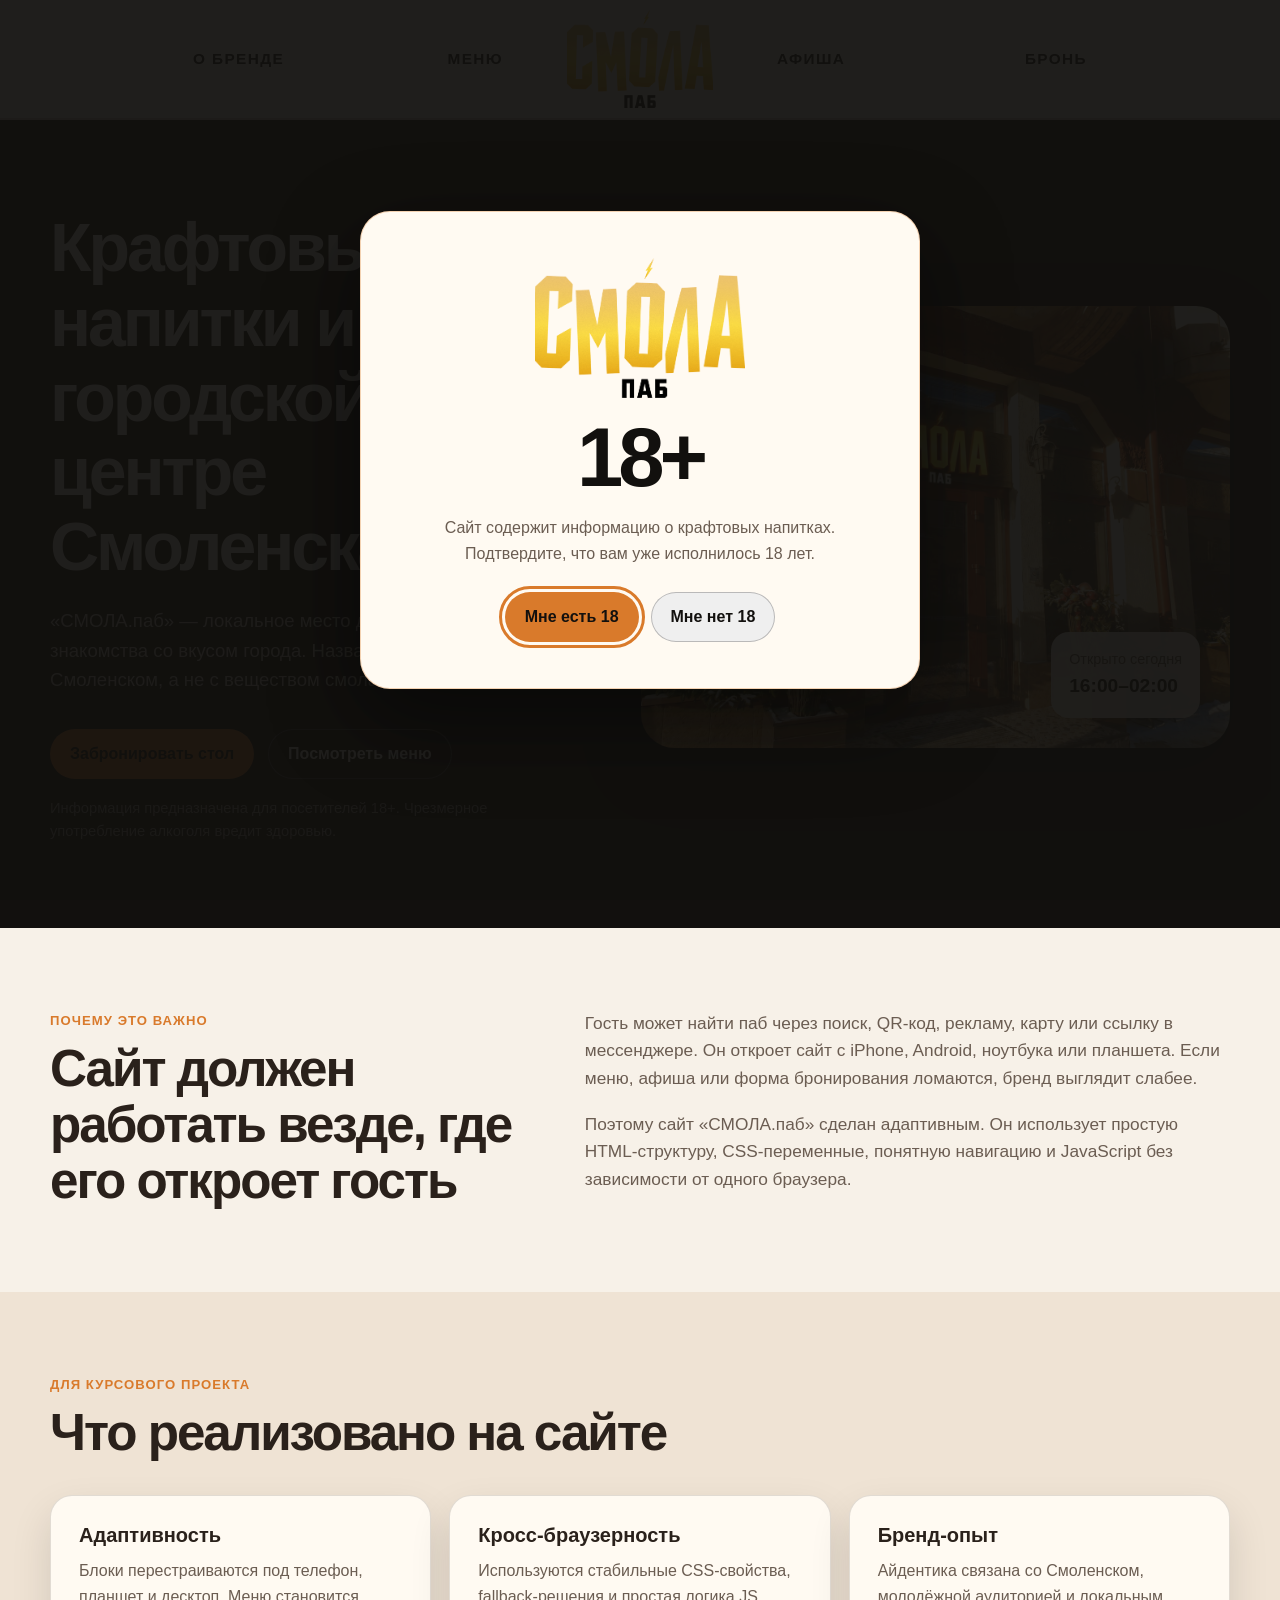
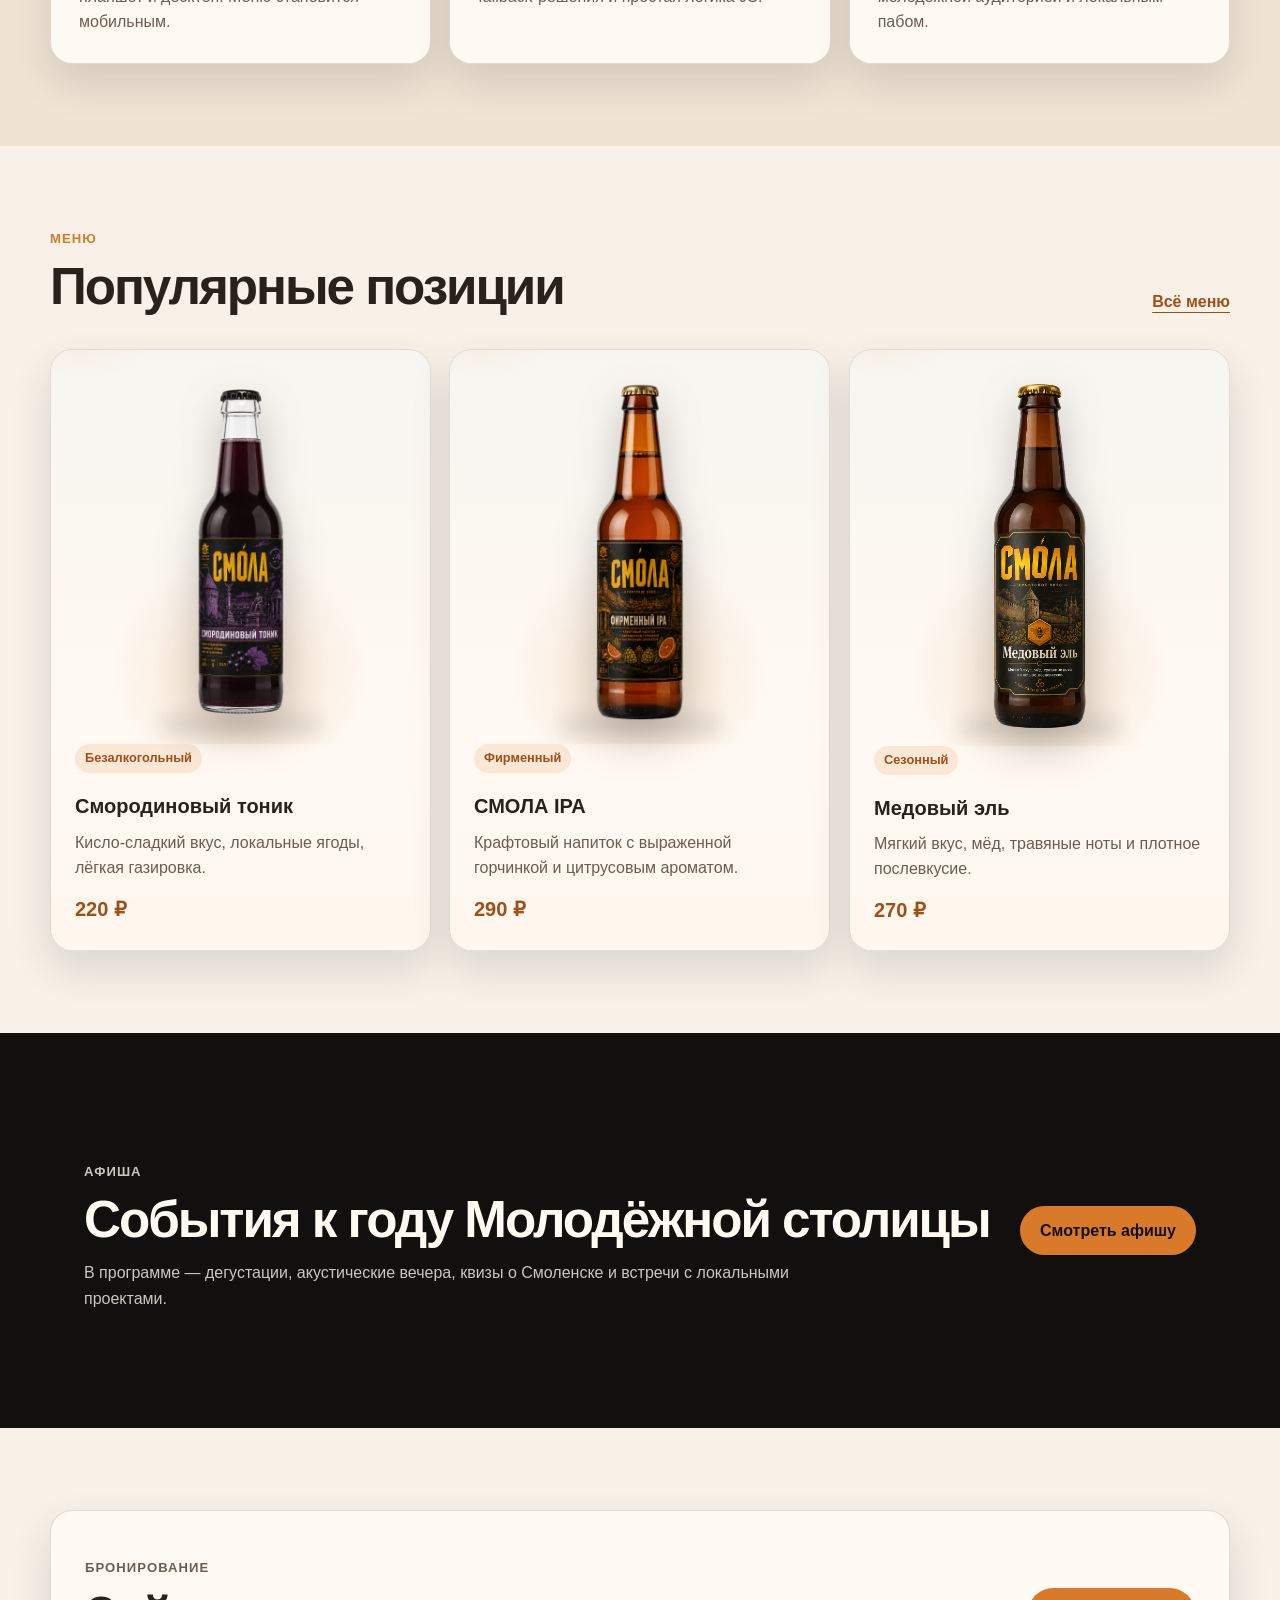
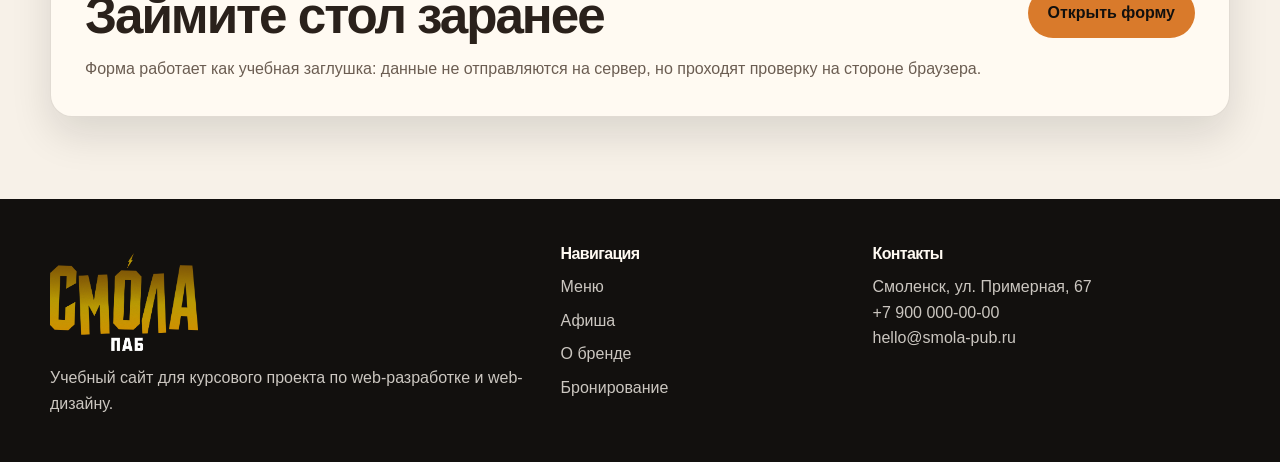
<file: index.html>
<!doctype html>
<html lang="ru">
<head>
  <meta charset="utf-8">
  <meta name="viewport" content="width=device-width, initial-scale=1">
  <meta name="description" content="СМОЛА.паб — локальный паб в Смоленске с крафтовыми напитками, событиями и атмосферой Молодёжной столицы 2026.">
  <meta name="theme-color" content="#fffaf2">
  <title>СМОЛА.паб — крафтовые напитки в Смоленске</title>
  <link rel="icon" href="img/favicon.svg" type="image/svg+xml">
  <link rel="icon" href="img/favicon.png" type="image/png">
  <link rel="stylesheet" href="css/style.css">
</head>
<body>
  <a class="skip-link" href="#main">Перейти к содержимому</a>
  <header class="site-header" data-header>
  <div class="container header-inner header-centered">
    <nav class="desktop-nav nav-left" aria-label="Основная навигация слева">
      <a href="about.html">О бренде</a>
      <a href="menu.html">Меню</a>
    </nav>

    <a class="logo logo-centered" href="index.html" aria-label="СМОЛА.паб — главная">
      <img class="brand-logo-img" src="img/logo-smola-header.png" alt="" width="210" height="140" loading="eager">
      <span class="visually-hidden">СМОЛА.паб</span>
    </a>

    <nav class="desktop-nav nav-right" aria-label="Основная навигация справа">
      <a href="events.html">Афиша</a>
      <a href="booking.html">Бронь</a>
    </nav>

    <button class="nav-toggle" type="button" aria-expanded="false" aria-controls="main-nav" data-nav-toggle>
      <span></span><span></span><span></span>
      <span class="visually-hidden">Открыть меню</span>
    </button>
    <nav class="main-nav" id="main-nav" data-nav>
      <a href="index.html" aria-current="page">Главная</a>
      <a href="about.html">О бренде</a>
      <a href="menu.html">Меню</a>
      <a href="events.html">Афиша</a>
      <a href="booking.html">Бронь</a>
    </nav>
  </div>
</header>

  <main id="main">
    <section class="hero section-dark">
      <div class="container hero-grid">
        <div class="hero-content">
          <h1>Крафтовые напитки и городской паб в центре Смоленска</h1>
          <p class="hero-lead">«СМОЛА.паб» — локальное место для встреч, событий и знакомства со вкусом города. Название связано со Смоленском, а не с веществом смола.</p>
          <div class="hero-actions">
            <a class="button button-primary" href="booking.html">Забронировать стол</a>
            <a class="button button-secondary" href="menu.html">Посмотреть меню</a>
          </div>
          <p class="age-note">Информация предназначена для посетителей 18+. Чрезмерное употребление алкоголя вредит здоровью.</p>
        </div>
        <div class="hero-card" aria-label="Ключевые преимущества бренда">
          <img class="hero-photo" src="img/pub-exterior.jpg" alt="Фасад паба СМОЛА в Смоленске" width="1400" height="1050" loading="eager">
          <div class="status-card">
            <span>Открыто сегодня</span>
            <strong>16:00–02:00</strong>
          </div>
        </div>
      </div>
    </section>

    <section class="section" aria-labelledby="why-title">
      <div class="container split">
        <div>
          <p class="eyebrow">Почему это важно</p>
          <h2 id="why-title">Сайт должен работать везде, где его откроет гость</h2>
        </div>
        <div class="text-block">
          <p>Гость может найти паб через поиск, QR-код, рекламу, карту или ссылку в мессенджере. Он откроет сайт с iPhone, Android, ноутбука или планшета. Если меню, афиша или форма бронирования ломаются, бренд выглядит слабее.</p>
          <p>Поэтому сайт «СМОЛА.паб» сделан адаптивным. Он использует простую HTML-структуру, CSS-переменные, понятную навигацию и JavaScript без зависимости от одного браузера.</p>
        </div>
      </div>
    </section>

    <section class="section section-muted" aria-labelledby="features-title">
      <div class="container">
        <div class="section-head">
          <p class="eyebrow">Для курсового проекта</p>
          <h2 id="features-title">Что реализовано на сайте</h2>
        </div>
        <div class="cards three">
          <article class="card">
            <h3>Адаптивность</h3>
            <p>Блоки перестраиваются под телефон, планшет и десктоп. Меню становится мобильным.</p>
          </article>
          <article class="card">
            <h3>Кросс-браузерность</h3>
            <p>Используются стабильные CSS-свойства, fallback-решения и простая логика JS.</p>
          </article>
          <article class="card">
            <h3>Бренд-опыт</h3>
            <p>Айдентика связана со Смоленском, молодёжной аудиторией и локальным пабом.</p>
          </article>
        </div>
      </div>
    </section>

    <section class="section" aria-labelledby="popular-title">
      <div class="container">
        <div class="section-head row-head">
          <div>
            <p class="eyebrow">Меню</p>
            <h2 id="popular-title">Популярные позиции</h2>
          </div>
          <a class="text-link" href="menu.html">Всё меню</a>
        </div>
        <div class="cards three popular-grid">
          <article class="product-card product-card-featured" data-tilt-card>
            <div class="product-card-media">
              <img class="product-bottle" src="img/product-currant-tonic.png" alt="Смородиновый тоник СМОЛА" width="1024" height="2048" loading="lazy">
            </div>
            <div class="product-card-body">
              <span class="tag">Безалкогольный</span>
              <h3>Смородиновый тоник</h3>
              <p>Кисло-сладкий вкус, локальные ягоды, лёгкая газировка.</p>
              <strong>220 ₽</strong>
            </div>
          </article>
          <article class="product-card product-card-featured" data-tilt-card>
            <div class="product-card-media">
              <img class="product-bottle" src="img/product-smola-ipa.png" alt="Фирменный IPA СМОЛА" width="1024" height="2048" loading="lazy">
            </div>
            <div class="product-card-body">
              <span class="tag">Фирменный</span>
              <h3>СМОЛА IPA</h3>
              <p>Крафтовый напиток с выраженной горчинкой и цитрусовым ароматом.</p>
              <strong>290 ₽</strong>
            </div>
          </article>
          <article class="product-card product-card-featured" data-tilt-card>
            <div class="product-card-media">
              <img class="product-bottle product-bottle--honey" src="img/product-honey-ale.png" alt="Медовый эль СМОЛА" width="1024" height="2048" loading="lazy">
            </div>
            <div class="product-card-body">
              <span class="tag">Сезонный</span>
              <h3>Медовый эль</h3>
              <p>Мягкий вкус, мёд, травяные ноты и плотное послевкусие.</p>
              <strong>270 ₽</strong>
            </div>
          </article>
        </div>
      </div>
    </section>

    <section class="section section-dark" aria-labelledby="event-title">
      <div class="container event-banner">
        <div>
          <p class="eyebrow">Афиша</p>
          <h2 id="event-title">События к году Молодёжной столицы</h2>
          <p>В программе — дегустации, акустические вечера, квизы о Смоленске и встречи с локальными проектами.</p>
        </div>
        <a class="button button-primary" href="events.html">Смотреть афишу</a>
      </div>
    </section>

    <section class="section" aria-labelledby="booking-title">
      <div class="container cta-box">
        <div>
          <p class="eyebrow">Бронирование</p>
          <h2 id="booking-title">Займите стол заранее</h2>
          <p>Форма работает как учебная заглушка: данные не отправляются на сервер, но проходят проверку на стороне браузера.</p>
        </div>
        <a class="button button-primary" href="booking.html">Открыть форму</a>
      </div>
    </section>
  </main>

  <footer class="site-footer">
    <div class="container footer-grid">
      <div>
        <a class="logo footer-logo" href="index.html" aria-label="СМОЛА.паб — главная">
          <img class="brand-logo-img" src="img/logo-smola-dark.png" alt="" width="210" height="140" loading="lazy">
          <span class="visually-hidden">СМОЛА.паб</span>
        </a>
        <p>Учебный сайт для курсового проекта по web-разработке и web-дизайну.</p>
      </div>
      <div>
        <h2>Навигация</h2>
        <a href="menu.html">Меню</a>
        <a href="events.html">Афиша</a>
        <a href="about.html">О бренде</a>
        <a href="booking.html">Бронирование</a>
      </div>
      <div>
        <h2>Контакты</h2>
        <p>Смоленск, ул. Примерная, 67</p>
        <p>+7 900 000-00-00</p>
        <p>hello@smola-pub.ru</p>
      </div>
    </div>
  </footer>
  <script src="js/app.js" defer></script>
</body>
</html>
</file>
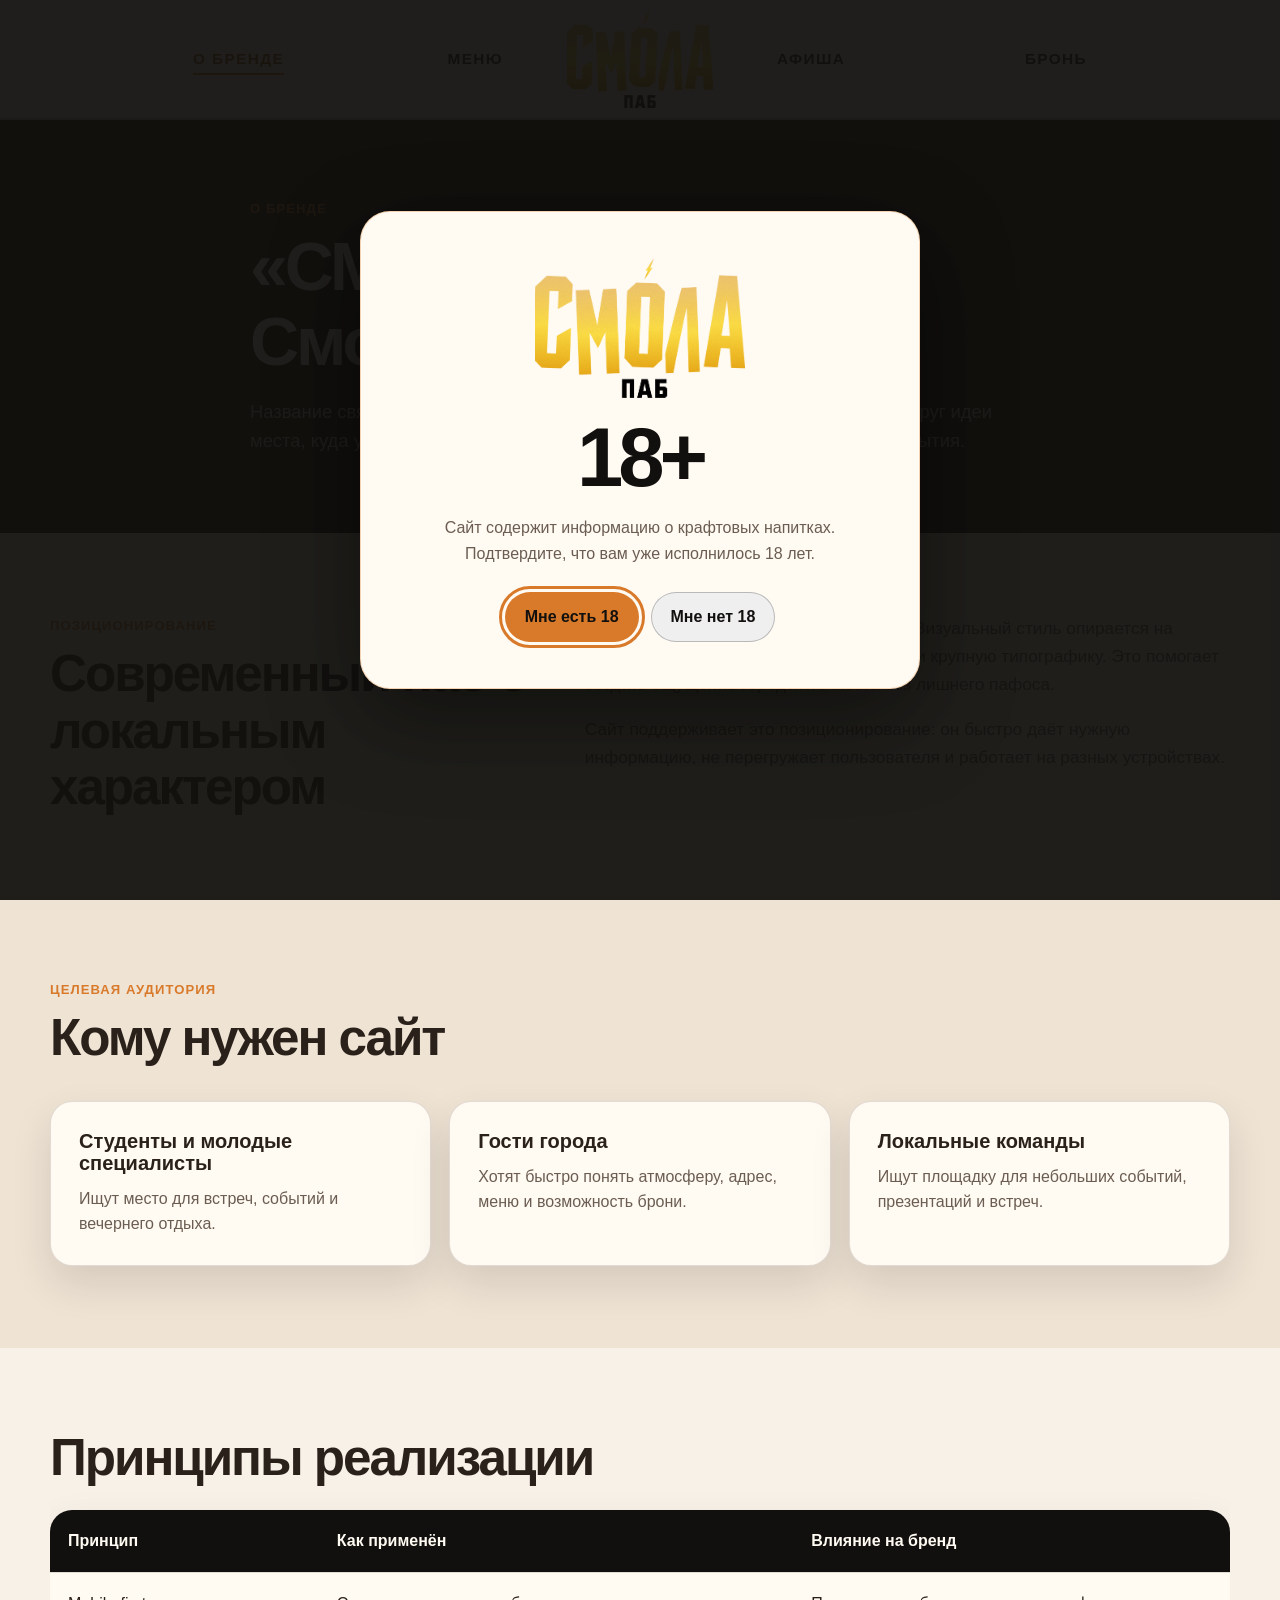
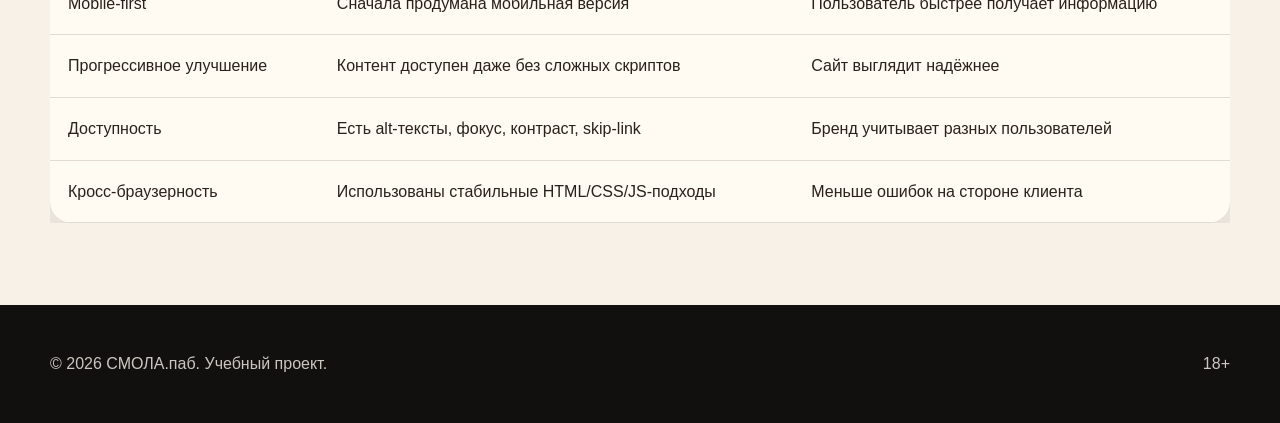
<file: about.html>
<!doctype html>
<html lang="ru">
<head>
  <meta charset="utf-8">
  <meta name="viewport" content="width=device-width, initial-scale=1">
  <meta name="description" content="О бренде СМОЛА.паб: локальная айдентика, аудитория, ценности и web-подход.">
  <meta name="theme-color" content="#fffaf2">
  <title>О бренде — СМОЛА.паб</title>
  <link rel="icon" href="img/favicon.svg" type="image/svg+xml">
  <link rel="icon" href="img/favicon.png" type="image/png">
  <link rel="stylesheet" href="css/style.css">
</head>
<body>
<a class="skip-link" href="#main">Перейти к содержимому</a>
<header class="site-header" data-header>
  <div class="container header-inner header-centered">
    <nav class="desktop-nav nav-left" aria-label="Основная навигация слева">
      <a href="about.html" aria-current="page">О бренде</a>
      <a href="menu.html">Меню</a>
    </nav>

    <a class="logo logo-centered" href="index.html" aria-label="СМОЛА.паб — главная">
      <img class="brand-logo-img" src="img/logo-smola-header.png" alt="" width="210" height="140" loading="eager">
      <span class="visually-hidden">СМОЛА.паб</span>
    </a>

    <nav class="desktop-nav nav-right" aria-label="Основная навигация справа">
      <a href="events.html">Афиша</a>
      <a href="booking.html">Бронь</a>
    </nav>

    <button class="nav-toggle" type="button" aria-expanded="false" aria-controls="main-nav" data-nav-toggle>
      <span></span><span></span><span></span>
      <span class="visually-hidden">Открыть меню</span>
    </button>
    <nav class="main-nav" id="main-nav" data-nav>
      <a href="index.html">Главная</a>
      <a href="about.html" aria-current="page">О бренде</a>
      <a href="menu.html">Меню</a>
      <a href="events.html">Афиша</a>
      <a href="booking.html">Бронь</a>
    </nav>
  </div>
</header>
<main id="main">
  <section class="page-hero section-dark">
    <div class="container narrow">
      <p class="eyebrow">О бренде</p>
      <h1>«СМОЛА» — это про Смоленск</h1>
      <p>Название связано с городом и локальной идентичностью. Бренд строится вокруг идеи места, куда удобно прийти после учёбы, работы, прогулки или городского события.</p>
    </div>
  </section>
  <section class="section">
    <div class="container split">
      <div><p class="eyebrow">Позиционирование</p><h2>Современный паб с локальным характером</h2></div>
      <div class="text-block">
        <p>«СМОЛА.паб» говорит простым языком. Визуальный стиль опирается на тёмные оттенки, тёплый акцентный цвет и крупную типографику. Это помогает создать ощущение городского места без лишнего пафоса.</p>
        <p>Сайт поддерживает это позиционирование: он быстро даёт нужную информацию, не перегружает пользователя и работает на разных устройствах.</p>
      </div>
    </div>
  </section>
  <section class="section section-muted">
    <div class="container">
      <div class="section-head"><p class="eyebrow">Целевая аудитория</p><h2>Кому нужен сайт</h2></div>
      <div class="cards three">
        <article class="card"><h3>Студенты и молодые специалисты</h3><p>Ищут место для встреч, событий и вечернего отдыха.</p></article>
        <article class="card"><h3>Гости города</h3><p>Хотят быстро понять атмосферу, адрес, меню и возможность брони.</p></article>
        <article class="card"><h3>Локальные команды</h3><p>Ищут площадку для небольших событий, презентаций и встреч.</p></article>
      </div>
    </div>
  </section>
  <section class="section">
    <div class="container check-table-wrap">
      <h2>Принципы реализации</h2>
      <table class="check-table">
        <thead><tr><th>Принцип</th><th>Как применён</th><th>Влияние на бренд</th></tr></thead>
        <tbody>
          <tr><td>Mobile-first</td><td>Сначала продумана мобильная версия</td><td>Пользователь быстрее получает информацию</td></tr>
          <tr><td>Прогрессивное улучшение</td><td>Контент доступен даже без сложных скриптов</td><td>Сайт выглядит надёжнее</td></tr>
          <tr><td>Доступность</td><td>Есть alt-тексты, фокус, контраст, skip-link</td><td>Бренд учитывает разных пользователей</td></tr>
          <tr><td>Кросс-браузерность</td><td>Использованы стабильные HTML/CSS/JS-подходы</td><td>Меньше ошибок на стороне клиента</td></tr>
        </tbody>
      </table>
    </div>
  </section>
</main>
<footer class="site-footer"><div class="container footer-bottom"><p>© 2026 СМОЛА.паб. Учебный проект.</p><p>18+</p></div></footer>
<script src="js/app.js" defer></script>
</body>
</html>
</file>
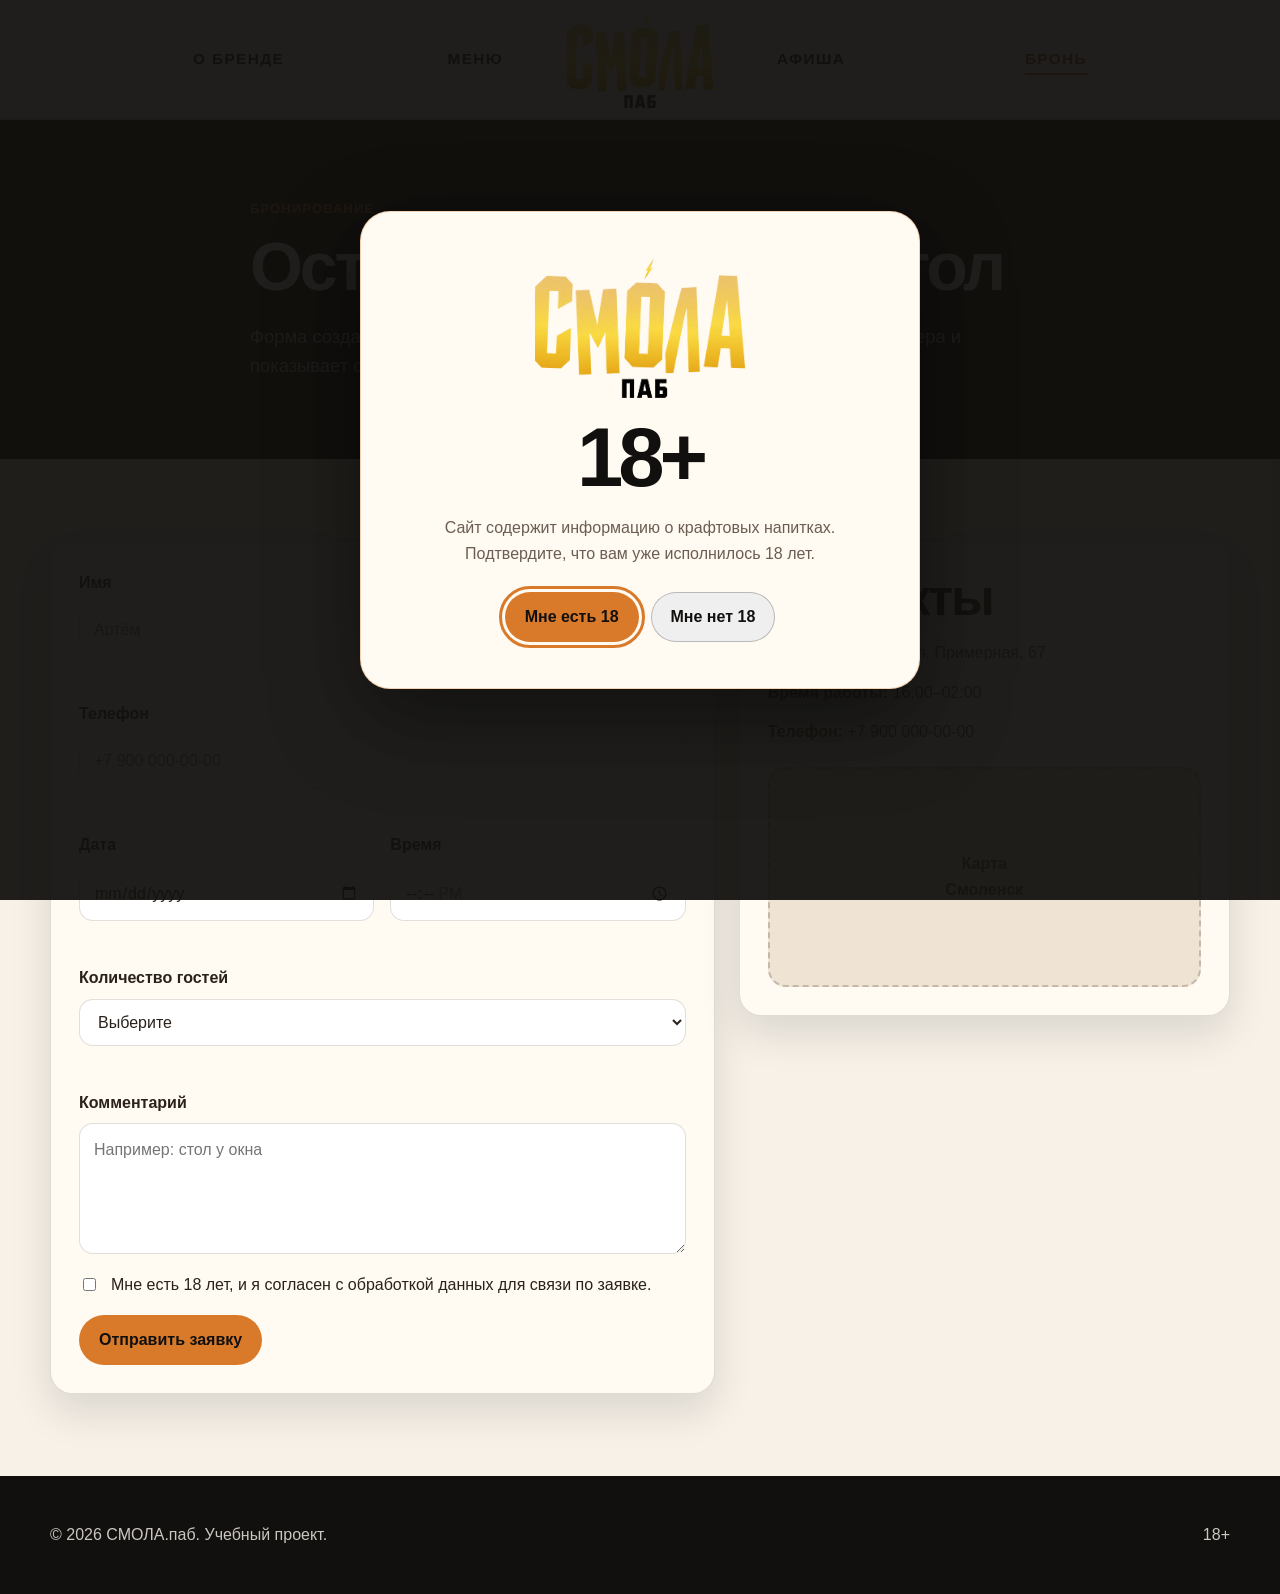
<file: booking.html>
<!doctype html>
<html lang="ru">
<head>
  <meta charset="utf-8">
  <meta name="viewport" content="width=device-width, initial-scale=1">
  <meta name="description" content="Бронирование столов в СМОЛА.паб. Учебная форма с клиентской валидацией.">
  <meta name="theme-color" content="#fffaf2">
  <title>Бронирование — СМОЛА.паб</title>
  <link rel="icon" href="img/favicon.svg" type="image/svg+xml">
  <link rel="icon" href="img/favicon.png" type="image/png">
  <link rel="stylesheet" href="css/style.css">
</head>
<body>
<a class="skip-link" href="#main">Перейти к содержимому</a>
<header class="site-header" data-header>
  <div class="container header-inner header-centered">
    <nav class="desktop-nav nav-left" aria-label="Основная навигация слева">
      <a href="about.html">О бренде</a>
      <a href="menu.html">Меню</a>
    </nav>

    <a class="logo logo-centered" href="index.html" aria-label="СМОЛА.паб — главная">
      <img class="brand-logo-img" src="img/logo-smola-header.png" alt="" width="210" height="140" loading="eager">
      <span class="visually-hidden">СМОЛА.паб</span>
    </a>

    <nav class="desktop-nav nav-right" aria-label="Основная навигация справа">
      <a href="events.html">Афиша</a>
      <a href="booking.html" aria-current="page">Бронь</a>
    </nav>

    <button class="nav-toggle" type="button" aria-expanded="false" aria-controls="main-nav" data-nav-toggle>
      <span></span><span></span><span></span>
      <span class="visually-hidden">Открыть меню</span>
    </button>
    <nav class="main-nav" id="main-nav" data-nav>
      <a href="index.html">Главная</a>
      <a href="about.html">О бренде</a>
      <a href="menu.html">Меню</a>
      <a href="events.html">Афиша</a>
      <a href="booking.html" aria-current="page">Бронь</a>
    </nav>
  </div>
</header>
<main id="main">
  <section class="page-hero section-dark">
    <div class="container narrow">
      <p class="eyebrow">Бронирование</p>
      <h1>Оставьте заявку на стол</h1>
      <p>Форма создана для курсового проекта. Она проверяет поля на стороне браузера и показывает сообщение об успешной отправке.</p>
    </div>
  </section>
  <section class="section">
    <div class="container form-layout">
      <form class="booking-form" action="#" method="post" data-booking-form novalidate>
        <div class="form-row">
          <label for="name">Имя</label>
          <input id="name" name="name" type="text" autocomplete="name" required minlength="2" placeholder="Артём">
          <small class="error" data-error-for="name"></small>
        </div>
        <div class="form-row">
          <label for="phone">Телефон</label>
          <input id="phone" name="phone" type="tel" autocomplete="tel" required pattern="^[0-9+()\-\s]{7,}$" placeholder="+7 900 000-00-00">
          <small class="error" data-error-for="phone"></small>
        </div>
        <div class="form-grid">
          <div class="form-row">
            <label for="date">Дата</label>
            <input id="date" name="date" type="date" required>
            <small class="error" data-error-for="date"></small>
          </div>
          <div class="form-row">
            <label for="time">Время</label>
            <input id="time" name="time" type="time" required min="16:00" max="23:30">
            <small class="error" data-error-for="time"></small>
          </div>
        </div>
        <div class="form-row">
          <label for="guests">Количество гостей</label>
          <select id="guests" name="guests" required>
            <option value="">Выберите</option>
            <option>1–2</option><option>3–4</option><option>5–6</option><option>7+</option>
          </select>
          <small class="error" data-error-for="guests"></small>
        </div>
        <div class="form-row">
          <label for="comment">Комментарий</label>
          <textarea id="comment" name="comment" rows="4" placeholder="Например: стол у окна"></textarea>
        </div>
        <label class="checkbox-row">
          <input type="checkbox" name="age" required>
          <span>Мне есть 18 лет, и я согласен с обработкой данных для связи по заявке.</span>
        </label>
        <small class="error" data-error-for="age"></small>
        <button class="button button-primary" type="submit">Отправить заявку</button>
        <p class="success-message" data-success-message hidden>Заявка принята. Это учебная заглушка, данные никуда не отправлены.</p>
      </form>
      <aside class="info-panel">
        <h2>Контакты</h2>
        <p><strong>Адрес:</strong> Смоленск, ул. Примерная, 67</p>
        <p><strong>Время работы:</strong> 16:00–02:00</p>
        <p><strong>Телефон:</strong> +7 900 000-00-00</p>
        <div class="map-placeholder" role="img" aria-label="Схематичная карта расположения паба в Смоленске">Карта<br>Смоленск</div>
      </aside>
    </div>
  </section>
</main>
<footer class="site-footer"><div class="container footer-bottom"><p>© 2026 СМОЛА.паб. Учебный проект.</p><p>18+</p></div></footer>
<script src="js/app.js" defer></script>
</body>
</html>
</file>
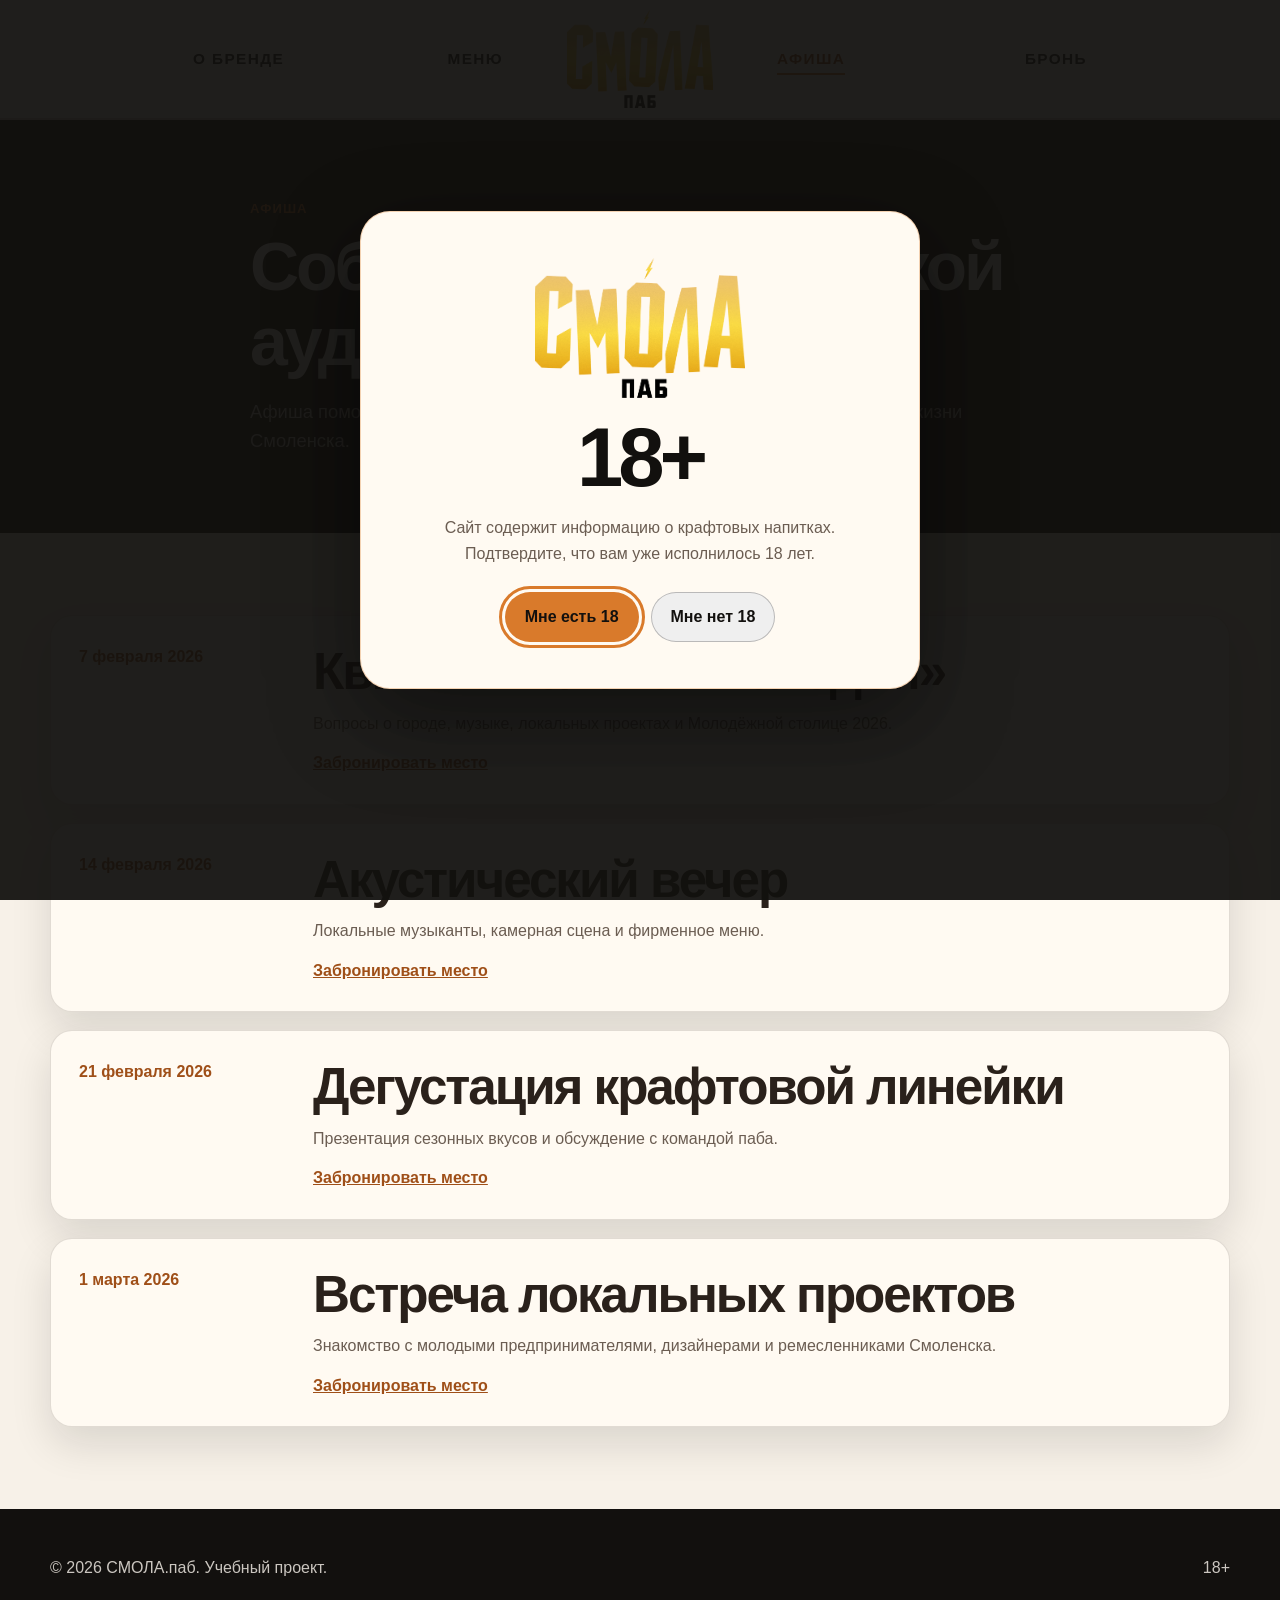
<file: events.html>
<!doctype html>
<html lang="ru">
<head>
  <meta charset="utf-8">
  <meta name="viewport" content="width=device-width, initial-scale=1">
  <meta name="description" content="Афиша СМОЛА.паб: события, квизы, акустические вечера и городские встречи.">
  <meta name="theme-color" content="#fffaf2">
  <title>Афиша — СМОЛА.паб</title>
  <link rel="icon" href="img/favicon.svg" type="image/svg+xml">
  <link rel="icon" href="img/favicon.png" type="image/png">
  <link rel="stylesheet" href="css/style.css">
</head>
<body>
<a class="skip-link" href="#main">Перейти к содержимому</a>
<header class="site-header" data-header>
  <div class="container header-inner header-centered">
    <nav class="desktop-nav nav-left" aria-label="Основная навигация слева">
      <a href="about.html">О бренде</a>
      <a href="menu.html">Меню</a>
    </nav>

    <a class="logo logo-centered" href="index.html" aria-label="СМОЛА.паб — главная">
      <img class="brand-logo-img" src="img/logo-smola-header.png" alt="" width="210" height="140" loading="eager">
      <span class="visually-hidden">СМОЛА.паб</span>
    </a>

    <nav class="desktop-nav nav-right" aria-label="Основная навигация справа">
      <a href="events.html" aria-current="page">Афиша</a>
      <a href="booking.html">Бронь</a>
    </nav>

    <button class="nav-toggle" type="button" aria-expanded="false" aria-controls="main-nav" data-nav-toggle>
      <span></span><span></span><span></span>
      <span class="visually-hidden">Открыть меню</span>
    </button>
    <nav class="main-nav" id="main-nav" data-nav>
      <a href="index.html">Главная</a>
      <a href="about.html">О бренде</a>
      <a href="menu.html">Меню</a>
      <a href="events.html" aria-current="page">Афиша</a>
      <a href="booking.html">Бронь</a>
    </nav>
  </div>
</header>
<main id="main">
  <section class="page-hero section-dark">
    <div class="container narrow">
      <p class="eyebrow">Афиша</p>
      <h1>События для городской аудитории</h1>
      <p>Афиша помогает бренду быть не только заведением, но и частью городской жизни Смоленска.</p>
    </div>
  </section>
  <section class="section">
    <div class="container timeline">
      <article class="event-item">
        <time datetime="2026-02-07">7 февраля 2026</time>
        <div><h2>Квиз «Смоленск молодой»</h2><p>Вопросы о городе, музыке, локальных проектах и Молодёжной столице 2026.</p><a href="booking.html">Забронировать место</a></div>
      </article>
      <article class="event-item">
        <time datetime="2026-02-14">14 февраля 2026</time>
        <div><h2>Акустический вечер</h2><p>Локальные музыканты, камерная сцена и фирменное меню.</p><a href="booking.html">Забронировать место</a></div>
      </article>
      <article class="event-item">
        <time datetime="2026-02-21">21 февраля 2026</time>
        <div><h2>Дегустация крафтовой линейки</h2><p>Презентация сезонных вкусов и обсуждение с командой паба.</p><a href="booking.html">Забронировать место</a></div>
      </article>
      <article class="event-item">
        <time datetime="2026-03-01">1 марта 2026</time>
        <div><h2>Встреча локальных проектов</h2><p>Знакомство с молодыми предпринимателями, дизайнерами и ремесленниками Смоленска.</p><a href="booking.html">Забронировать место</a></div>
      </article>
    </div>
  </section>
</main>
<footer class="site-footer"><div class="container footer-bottom"><p>© 2026 СМОЛА.паб. Учебный проект.</p><p>18+</p></div></footer>
<script src="js/app.js" defer></script>
</body>
</html>
</file>
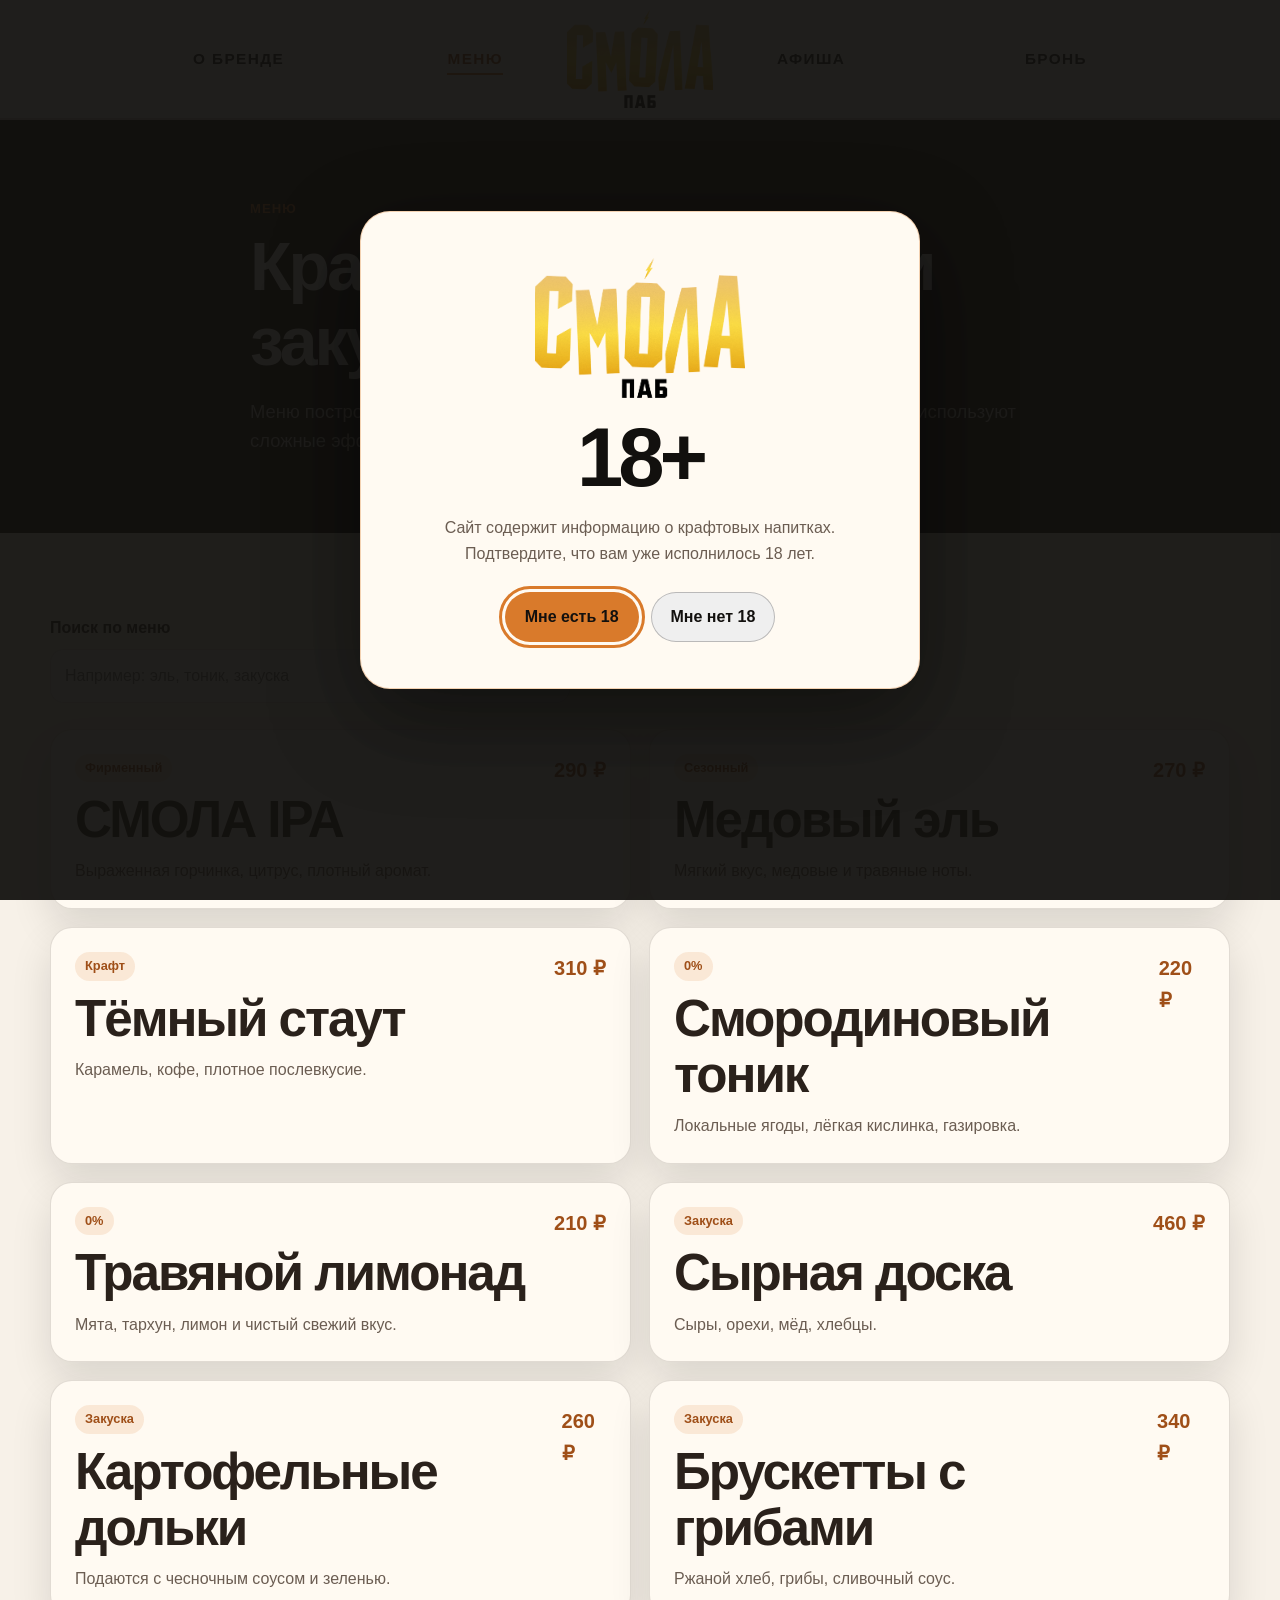
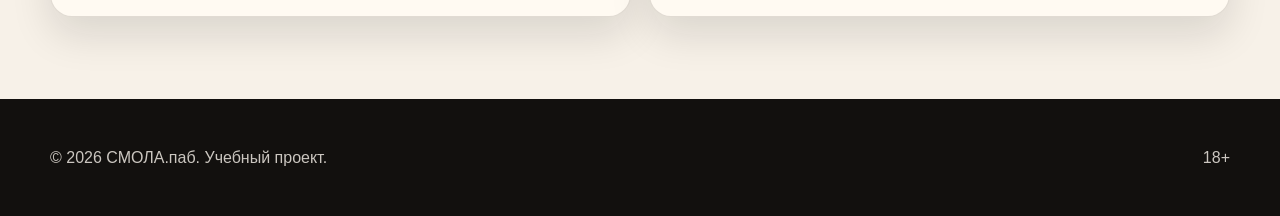
<file: menu.html>
<!doctype html>
<html lang="ru">
<head>
  <meta charset="utf-8">
  <meta name="viewport" content="width=device-width, initial-scale=1">
  <meta name="description" content="Меню СМОЛА.паб: крафтовые напитки, безалкогольные позиции и закуски.">
  <meta name="theme-color" content="#fffaf2">
  <title>Меню — СМОЛА.паб</title>
  <link rel="icon" href="img/favicon.svg" type="image/svg+xml">
  <link rel="icon" href="img/favicon.png" type="image/png">
  <link rel="stylesheet" href="css/style.css">
</head>
<body>
<a class="skip-link" href="#main">Перейти к содержимому</a>
<header class="site-header" data-header>
  <div class="container header-inner header-centered">
    <nav class="desktop-nav nav-left" aria-label="Основная навигация слева">
      <a href="about.html">О бренде</a>
      <a href="menu.html" aria-current="page">Меню</a>
    </nav>

    <a class="logo logo-centered" href="index.html" aria-label="СМОЛА.паб — главная">
      <img class="brand-logo-img" src="img/logo-smola-header.png" alt="" width="210" height="140" loading="eager">
      <span class="visually-hidden">СМОЛА.паб</span>
    </a>

    <nav class="desktop-nav nav-right" aria-label="Основная навигация справа">
      <a href="events.html">Афиша</a>
      <a href="booking.html">Бронь</a>
    </nav>

    <button class="nav-toggle" type="button" aria-expanded="false" aria-controls="main-nav" data-nav-toggle>
      <span></span><span></span><span></span>
      <span class="visually-hidden">Открыть меню</span>
    </button>
    <nav class="main-nav" id="main-nav" data-nav>
      <a href="index.html">Главная</a>
      <a href="about.html">О бренде</a>
      <a href="menu.html" aria-current="page">Меню</a>
      <a href="events.html">Афиша</a>
      <a href="booking.html">Бронь</a>
    </nav>
  </div>
</header>
<main id="main">
  <section class="page-hero section-dark">
    <div class="container narrow">
      <p class="eyebrow">Меню</p>
      <h1>Крафтовые напитки и закуски</h1>
      <p>Меню построено так, чтобы его было удобно читать с телефона. Карточки не используют сложные эффекты и корректно отображаются в современных браузерах.</p>
    </div>
  </section>

  <section class="section">
    <div class="container">
      <div class="filter-panel" role="search" aria-label="Фильтр меню">
        <label for="menu-search">Поиск по меню</label>
        <input id="menu-search" type="search" placeholder="Например: эль, тоник, закуска" data-menu-search>
      </div>
      <div class="menu-grid" data-menu-list>
        <article class="menu-item" data-title="СМОЛА IPA фирменный напиток">
          <div><span class="tag">Фирменный</span><h2>СМОЛА IPA</h2><p>Выраженная горчинка, цитрус, плотный аромат.</p></div><strong>290 ₽</strong>
        </article>
        <article class="menu-item" data-title="Медовый эль сезонный напиток">
          <div><span class="tag">Сезонный</span><h2>Медовый эль</h2><p>Мягкий вкус, медовые и травяные ноты.</p></div><strong>270 ₽</strong>
        </article>
        <article class="menu-item" data-title="Темный стаут крафтовый напиток">
          <div><span class="tag">Крафт</span><h2>Тёмный стаут</h2><p>Карамель, кофе, плотное послевкусие.</p></div><strong>310 ₽</strong>
        </article>
        <article class="menu-item" data-title="Смородиновый тоник безалкогольный напиток">
          <div><span class="tag">0%</span><h2>Смородиновый тоник</h2><p>Локальные ягоды, лёгкая кислинка, газировка.</p></div><strong>220 ₽</strong>
        </article>
        <article class="menu-item" data-title="Травяной лимонад безалкогольный напиток">
          <div><span class="tag">0%</span><h2>Травяной лимонад</h2><p>Мята, тархун, лимон и чистый свежий вкус.</p></div><strong>210 ₽</strong>
        </article>
        <article class="menu-item" data-title="Сырная доска закуска">
          <div><span class="tag">Закуска</span><h2>Сырная доска</h2><p>Сыры, орехи, мёд, хлебцы.</p></div><strong>460 ₽</strong>
        </article>
        <article class="menu-item" data-title="Картофельные дольки закуска">
          <div><span class="tag">Закуска</span><h2>Картофельные дольки</h2><p>Подаются с чесночным соусом и зеленью.</p></div><strong>260 ₽</strong>
        </article>
        <article class="menu-item" data-title="Брускетты с грибами закуска">
          <div><span class="tag">Закуска</span><h2>Брускетты с грибами</h2><p>Ржаной хлеб, грибы, сливочный соус.</p></div><strong>340 ₽</strong>
        </article>
      </div>
      <p class="empty-state" data-empty-state hidden>Ничего не найдено. Попробуйте другой запрос.</p>
    </div>
  </section>
</main>
<footer class="site-footer"><div class="container footer-bottom"><p>© 2026 СМОЛА.паб. Учебный проект.</p><p>18+</p></div></footer>
<script src="js/app.js" defer></script>
</body>
</html>
</file>
<file: css/style.css>
:root {
  --color-bg: #f7f1e8;
  --color-surface: #fffaf2;
  --color-dark: #12100e;
  --color-dark-soft: #211c18;
  --color-text: #2a211b;
  --color-muted: #6b5d52;
  --color-accent: #d97a2b;
  --color-accent-dark: #9f4f18;
  --color-border: rgba(42, 33, 27, 0.14);
  --shadow: 0 18px 40px rgba(18, 16, 14, 0.12);
  --radius: 22px;
  --container: 1180px;
  --header-height: 118px;
}

* { box-sizing: border-box; }
html { scroll-behavior: smooth; }
body {
  margin: 0;
  font-family: Inter, -apple-system, BlinkMacSystemFont, "Segoe UI", Arial, sans-serif;
  color: var(--color-text);
  background: var(--color-bg);
  line-height: 1.6;
}
img { max-width: 100%; height: auto; display: block; }
a { color: inherit; }
button, input, textarea, select { font: inherit; }
:focus-visible { outline: 3px solid var(--color-accent); outline-offset: 3px; }

.container { width: min(100% - 32px, var(--container)); margin-inline: auto; }
.narrow { max-width: 780px; }
.visually-hidden { position: absolute; width: 1px; height: 1px; overflow: hidden; clip: rect(0 0 0 0); white-space: nowrap; }
.skip-link { position: absolute; left: 16px; top: -60px; z-index: 1000; padding: 10px 14px; background: var(--color-accent); color: var(--color-dark); border-radius: 12px; }
.skip-link:focus { top: 16px; }

.site-header {
  position: sticky; top: 0; z-index: 100;
  min-height: var(--header-height);
  background: rgba(250, 250, 250, 0.98);
  color: #111;
  border-bottom: 2px solid rgba(18, 16, 14, 0.18);
  backdrop-filter: blur(10px);
  transition: transform 0.28s ease, box-shadow 0.2s ease;
  will-change: transform;
}
.site-header.is-hidden { transform: translateY(-110%); }
.header-inner {
  min-height: var(--header-height);
  display: grid;
  grid-template-columns: minmax(280px, 1fr) auto minmax(280px, 1fr);
  align-items: center;
  column-gap: clamp(42px, 5vw, 72px);
  row-gap: 12px;
}
.logo { display: inline-flex; align-items: center; justify-content: center; text-decoration: none; min-width: 0; }
.logo-centered { justify-self: center; }
.brand-logo-img { width: 146px; height: auto; display: block; }
.logo:hover .brand-logo-img { filter: brightness(1.03); }
.footer-logo .brand-logo-img { width: 148px; }
.hero-brand-logo { width: min(360px, 78vw); margin: 0 0 22px; }
.logo-mark { display: none; }
.logo-text { white-space: nowrap; }
.desktop-nav { display: flex; align-items: center; width: min(100%, 310px); gap: 58px; }
.nav-left { justify-content: space-between; justify-self: end; }
.nav-right { justify-content: space-between; justify-self: start; }
.desktop-nav a {
  position: relative;
  text-decoration: none;
  padding: 10px 0;
  color: #111;
  font-weight: 900;
  text-transform: uppercase;
  letter-spacing: 0.09em;
  font-size: 0.96rem;
  line-height: 1;
}
.desktop-nav a::after {
  content: "";
  position: absolute;
  left: 0;
  right: 0;
  bottom: 2px;
  height: 2px;
  background: var(--color-accent);
  transform: scaleX(0);
  transform-origin: center;
  transition: transform 0.18s ease;
}
.desktop-nav a:hover::after,
.desktop-nav a[aria-current="page"]::after { transform: scaleX(1); }
.desktop-nav a[aria-current="page"] { color: var(--color-accent-dark); }
.main-nav { display: none; }
.main-nav a { text-decoration: none; padding: 12px 14px; border-radius: 12px; color: rgba(18,16,14,0.82); font-weight: 800; }
.main-nav a:hover, .main-nav a[aria-current="page"] { background: rgba(18,16,14,0.08); color: var(--color-dark); }
.nav-toggle { display: none; border: 0; background: transparent; padding: 8px; cursor: pointer; justify-self: end; }
.nav-toggle span:not(.visually-hidden) { display: block; width: 25px; height: 2px; margin: 5px; background: var(--color-dark); border-radius: 2px; }

.section { padding: 82px 0; }
.section-dark { background: var(--color-dark); color: #fffaf2; }
.section-muted { background: #efe3d4; }
.eyebrow { margin: 0 0 10px; color: var(--color-accent); font-weight: 800; text-transform: uppercase; letter-spacing: 0.08em; font-size: 0.82rem; }
h1, h2, h3 { margin: 0; line-height: 1.1; }
h1 { font-size: clamp(2.15rem, 5.4vw, 4.25rem); letter-spacing: -0.045em; }
h2 { font-size: clamp(2rem, 4vw, 3.2rem); letter-spacing: -0.04em; }
h3 { font-size: 1.25rem; }
p { margin: 0; }

.hero { padding: 90px 0 84px; }
.hero-grid { display: grid; grid-template-columns: 0.95fr 1.05fr; gap: 58px; align-items: center; }
.hero-lead { max-width: 620px; margin-top: 22px; font-size: clamp(1rem, 1.45vw, 1.16rem); color: rgba(255,250,242,0.82); }
.hero-actions { display: flex; flex-wrap: wrap; gap: 14px; margin-top: 34px; }
.age-note { margin-top: 18px; color: rgba(255,250,242,0.62); font-size: 0.92rem; }
.hero-card { position: relative; padding: 0; border-radius: 34px; background: linear-gradient(145deg, #2c241f, #151210); box-shadow: 0 20px 60px rgba(0,0,0,0.25); overflow: hidden; }
.hero-photo { width: 100%; aspect-ratio: 4 / 3; object-fit: cover; }
.status-card { position: absolute; right: 30px; bottom: 30px; padding: 16px 18px; background: rgba(255,250,242,0.92); color: var(--color-dark); border-radius: 18px; box-shadow: var(--shadow); }
.status-card span { display: block; color: var(--color-muted); font-size: 0.9rem; }
.status-card strong { display: block; font-size: 1.2rem; }

.button { display: inline-flex; align-items: center; justify-content: center; min-height: 48px; padding: 12px 20px; border: 0; border-radius: 999px; text-decoration: none; font-weight: 800; cursor: pointer; }
.button-primary { background: var(--color-accent); color: var(--color-dark); }
.button-primary:hover { background: #ef8a33; }
.button-secondary { color: #fffaf2; box-shadow: inset 0 0 0 1px rgba(255,255,255,0.25); }
.button-secondary:hover { background: rgba(255,255,255,0.08); }
.text-link { font-weight: 800; color: var(--color-accent-dark); text-underline-offset: 5px; }

.split { display: grid; grid-template-columns: 0.85fr 1.15fr; gap: 58px; align-items: start; }
.text-block { display: grid; gap: 18px; color: var(--color-muted); font-size: 1.08rem; }
.section-head { max-width: 780px; margin-bottom: 34px; }
.row-head { max-width: none; display: flex; justify-content: space-between; align-items: end; gap: 24px; }
.cards { display: grid; gap: 18px; }
.cards.three { grid-template-columns: repeat(3, 1fr); }
.card, .product-card, .menu-item, .info-panel, .booking-form, .cta-box, .event-item {
  background: var(--color-surface);
  border: 1px solid var(--color-border);
  border-radius: var(--radius);
  box-shadow: var(--shadow);
}
.card { padding: 28px; }
.card p, .product-card p { margin-top: 12px; color: var(--color-muted); }
.product-card { padding: 24px; display: grid; gap: 12px; }
.popular-grid { align-items: stretch; }
.product-card-featured {
  position: relative;
  overflow: hidden;
  grid-template-rows: auto 1fr;
  gap: 0;
  padding: 0;
  background: linear-gradient(180deg, #fffdf8 0%, #fff7ee 100%);
  transform-style: preserve-3d;
  transition: transform 0.22s ease, box-shadow 0.22s ease, border-color 0.22s ease;
  will-change: transform;
}
.product-card-featured::before {
  content: "";
  position: absolute;
  inset: -25% auto auto -15%;
  width: 180px;
  height: 180px;
  background: radial-gradient(circle, rgba(217, 122, 43, 0.16), transparent 70%);
  pointer-events: none;
}
.product-card-featured:hover {
  box-shadow: 0 24px 60px rgba(18, 16, 14, 0.18);
  border-color: rgba(217, 122, 43, 0.24);
}
.product-card-media {
  position: relative;
  min-height: 320px;
  display: flex;
  align-items: flex-end;
  justify-content: center;
  padding: 28px 20px 6px;
  background:
    radial-gradient(circle at 50% 82%, rgba(217, 122, 43, 0.18), transparent 34%),
    linear-gradient(180deg, rgba(18,16,14,0.03), rgba(18,16,14,0));
}
.product-card-media::after {
  content: "";
  position: absolute;
  left: 50%;
  bottom: 12px;
  width: 42%;
  height: 14px;
  transform: translateX(-50%);
  border-radius: 999px;
  background: rgba(18, 16, 14, 0.16);
  filter: blur(10px);
}
.product-bottle {
  position: relative;
  z-index: 1;
  width: min(78%, 240px);
  max-height: 360px;
  object-fit: contain;
  transform: translateY(0) rotate(0deg);
  transform-origin: center bottom;
  transition: transform 0.25s ease, filter 0.25s ease;
  filter: drop-shadow(0 18px 22px rgba(0, 0, 0, 0.22));
  will-change: transform;
}
.product-card-featured:hover .product-bottle {
  transform: translateY(-8px) rotate(-2deg) scale(1.03);
  filter: drop-shadow(0 24px 28px rgba(0, 0, 0, 0.28));
}
.product-bottle--honey {
  width: min(90%, 290px);
  max-height: 410px;
}
.product-card-body {
  display: grid;
  gap: 12px;
  padding: 0 24px 24px;
}
.product-card-body p { margin-top: 0; }
@media (max-width: 560px) {
  .product-card-media { min-height: 280px; }
  .product-bottle { max-height: 300px; width: min(70%, 220px); }
  .product-bottle--honey { width: min(82%, 250px); max-height: 330px; }
}
.product-card strong, .menu-item strong { font-size: 1.25rem; color: var(--color-accent-dark); }
.tag { display: inline-flex; width: fit-content; margin-bottom: 10px; padding: 4px 10px; border-radius: 999px; background: rgba(217, 122, 43, 0.14); color: var(--color-accent-dark); font-weight: 800; font-size: 0.8rem; }
.event-banner, .cta-box { display: flex; align-items: center; justify-content: space-between; gap: 26px; padding: 34px; }
.event-banner p { max-width: 720px; margin-top: 12px; color: rgba(255,250,242,0.78); }
.cta-box p { margin-top: 12px; color: var(--color-muted); }

.page-hero { padding: 78px 0; }
.page-hero p:not(.eyebrow) { margin-top: 18px; color: rgba(255,250,242,0.78); font-size: 1.15rem; }
.filter-panel { display: grid; gap: 8px; max-width: 520px; margin-bottom: 26px; }
.filter-panel label { font-weight: 800; }
input, textarea, select { width: 100%; border: 1px solid var(--color-border); border-radius: 14px; padding: 13px 14px; background: #fff; color: var(--color-text); }
.menu-grid { display: grid; grid-template-columns: repeat(2, minmax(0, 1fr)); gap: 18px; }
.menu-item { display: flex; justify-content: space-between; gap: 20px; padding: 24px; }
.menu-item p { color: var(--color-muted); margin-top: 10px; }
.empty-state { margin-top: 20px; color: var(--color-muted); }
.timeline { display: grid; gap: 18px; }
.event-item { display: grid; grid-template-columns: 210px 1fr; gap: 24px; padding: 28px; }
.event-item time { font-weight: 900; color: var(--color-accent-dark); }
.event-item p { margin-top: 10px; color: var(--color-muted); }
.event-item a { display: inline-block; margin-top: 14px; font-weight: 800; color: var(--color-accent-dark); }

.check-table-wrap { overflow-x: auto; }
.check-table { width: 100%; border-collapse: collapse; margin-top: 24px; background: var(--color-surface); border-radius: var(--radius); overflow: hidden; box-shadow: var(--shadow); }
.check-table th, .check-table td { text-align: left; padding: 18px; border-bottom: 1px solid var(--color-border); vertical-align: top; }
.check-table th { background: var(--color-dark); color: #fffaf2; }

.form-layout { display: grid; grid-template-columns: 1.15fr 0.85fr; gap: 24px; align-items: start; }
.booking-form, .info-panel { padding: 28px; }
.form-row { display: grid; gap: 8px; margin-bottom: 18px; }
.form-row label { font-weight: 800; }
.form-grid { display: grid; grid-template-columns: 1fr 1fr; gap: 16px; }
.checkbox-row { display: flex; gap: 12px; align-items: flex-start; margin: 8px 0 18px; }
.checkbox-row input { width: auto; margin-top: 6px; }
.error { min-height: 18px; color: #a12714; font-weight: 700; }
.success-message { margin-top: 16px; padding: 14px; border-radius: 14px; background: #e9f4de; color: #254a15; font-weight: 800; }
.info-panel p { margin-top: 14px; color: var(--color-muted); }
.map-placeholder { display: grid; place-items: center; min-height: 220px; margin-top: 22px; border: 2px dashed rgba(42,33,27,0.22); border-radius: 18px; background: #efe3d4; color: var(--color-muted); text-align: center; font-weight: 900; }

.site-footer { padding: 46px 0; background: var(--color-dark); color: rgba(255,250,242,0.78); }
.footer-grid { display: grid; grid-template-columns: 1.2fr 0.7fr 0.9fr; gap: 34px; }
.footer-grid h2 { font-size: 1rem; margin-bottom: 12px; color: #fffaf2; }
.footer-grid a { display: block; margin-top: 8px; text-decoration: none; }
.footer-logo { color: #fffaf2; margin-bottom: 14px; }
.footer-bottom { display: flex; justify-content: space-between; gap: 20px; }

/* Age gate */
body.age-gate-locked { overflow: hidden; }
.age-gate {
  position: fixed;
  inset: 0;
  z-index: 2000;
  display: grid;
  place-items: center;
  padding: 24px;
  background: rgba(18, 16, 14, 0.94);
  color: #fffaf2;
}
.age-gate[hidden] { display: none; }
.age-gate-panel {
  width: min(100%, 560px);
  padding: clamp(28px, 5vw, 46px);
  border-radius: 30px;
  background: #fffaf2;
  color: var(--color-dark);
  text-align: center;
  box-shadow: 0 30px 90px rgba(0,0,0,0.45);
  border: 1px solid rgba(217,122,43,0.32);
}
.age-gate-logo {
  width: min(210px, 70vw);
  margin: 0 auto 18px;
}
.age-gate-title {
  margin: 0;
  font-size: clamp(3rem, 10vw, 5.2rem);
  line-height: 1;
  letter-spacing: -0.06em;
}
.age-gate-text {
  max-width: 440px;
  margin: 16px auto 0;
  color: var(--color-muted);
  font-size: 1rem;
}
.age-gate-actions {
  display: flex;
  justify-content: center;
  gap: 12px;
  margin-top: 26px;
  flex-wrap: wrap;
}
.age-gate .button-secondary {
  color: var(--color-dark);
  box-shadow: inset 0 0 0 1px rgba(18,16,14,0.24);
}
.age-gate .button-secondary:hover { background: rgba(18,16,14,0.06); }
.age-gate-warning {
  margin-top: 18px;
  color: #a12714;
  font-weight: 800;
}
@media (max-width: 560px) {
  .age-gate-actions { flex-direction: column; }
}

@media (max-width: 860px) {
  :root { --header-height: 92px; }
  .header-inner { grid-template-columns: auto 1fr auto; gap: 16px; }
  .desktop-nav { display: none; }
  .logo-centered { justify-self: start; }
  .brand-logo-img { width: 128px; }
  .nav-toggle { display: block; }
  .main-nav { position: absolute; left: 16px; right: 16px; top: calc(var(--header-height) - 6px); display: none; flex-direction: column; align-items: stretch; padding: 14px; background: #fffaf2; border: 1px solid var(--color-border); border-radius: 18px; box-shadow: var(--shadow); }
  .main-nav.is-open { display: flex; }
  .hero-grid, .split, .form-layout, .footer-grid { grid-template-columns: 1fr; }
  .cards.three, .menu-grid { grid-template-columns: 1fr; }
  .event-item { grid-template-columns: 1fr; }
  .event-banner, .cta-box, .row-head { align-items: flex-start; flex-direction: column; }
}

@media (max-width: 560px) {
  .brand-logo-img { width: 116px; }
  .footer-logo .brand-logo-img { width: 128px; }
  .hero-brand-logo { width: min(300px, 88vw); }
  .container { width: min(100% - 24px, var(--container)); }
  .section { padding: 58px 0; }
  .hero { padding: 64px 0; }
  .hero-actions { flex-direction: column; }
  .button { width: 100%; }
  .status-card { position: static; margin-top: 12px; }
  .menu-item { flex-direction: column; }
  .form-grid { grid-template-columns: 1fr; }
  .footer-bottom { flex-direction: column; }
}

@media (prefers-reduced-motion: reduce) {
  * { scroll-behavior: auto !important; transition-duration: 0.01ms !important; animation-duration: 0.01ms !important; }
  .product-card-featured, .product-bottle { transform: none !important; }
}
</file>
